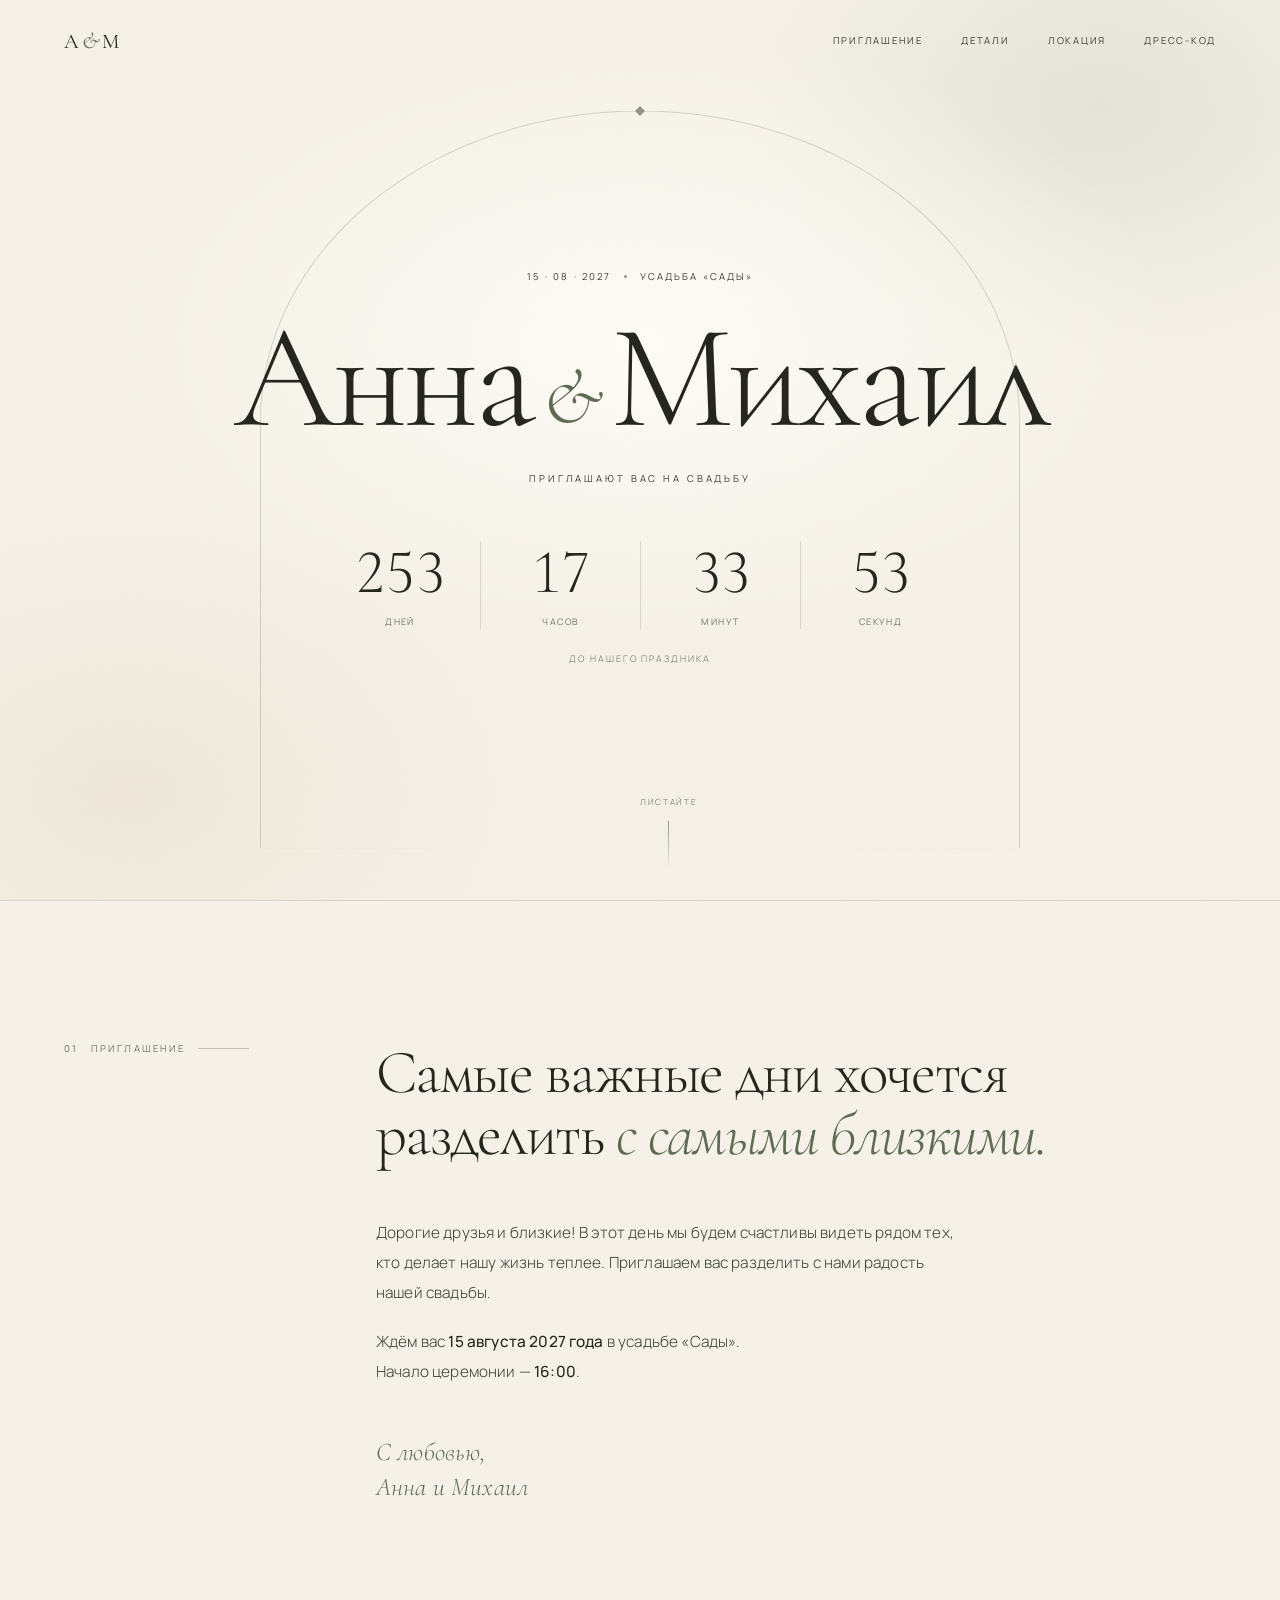
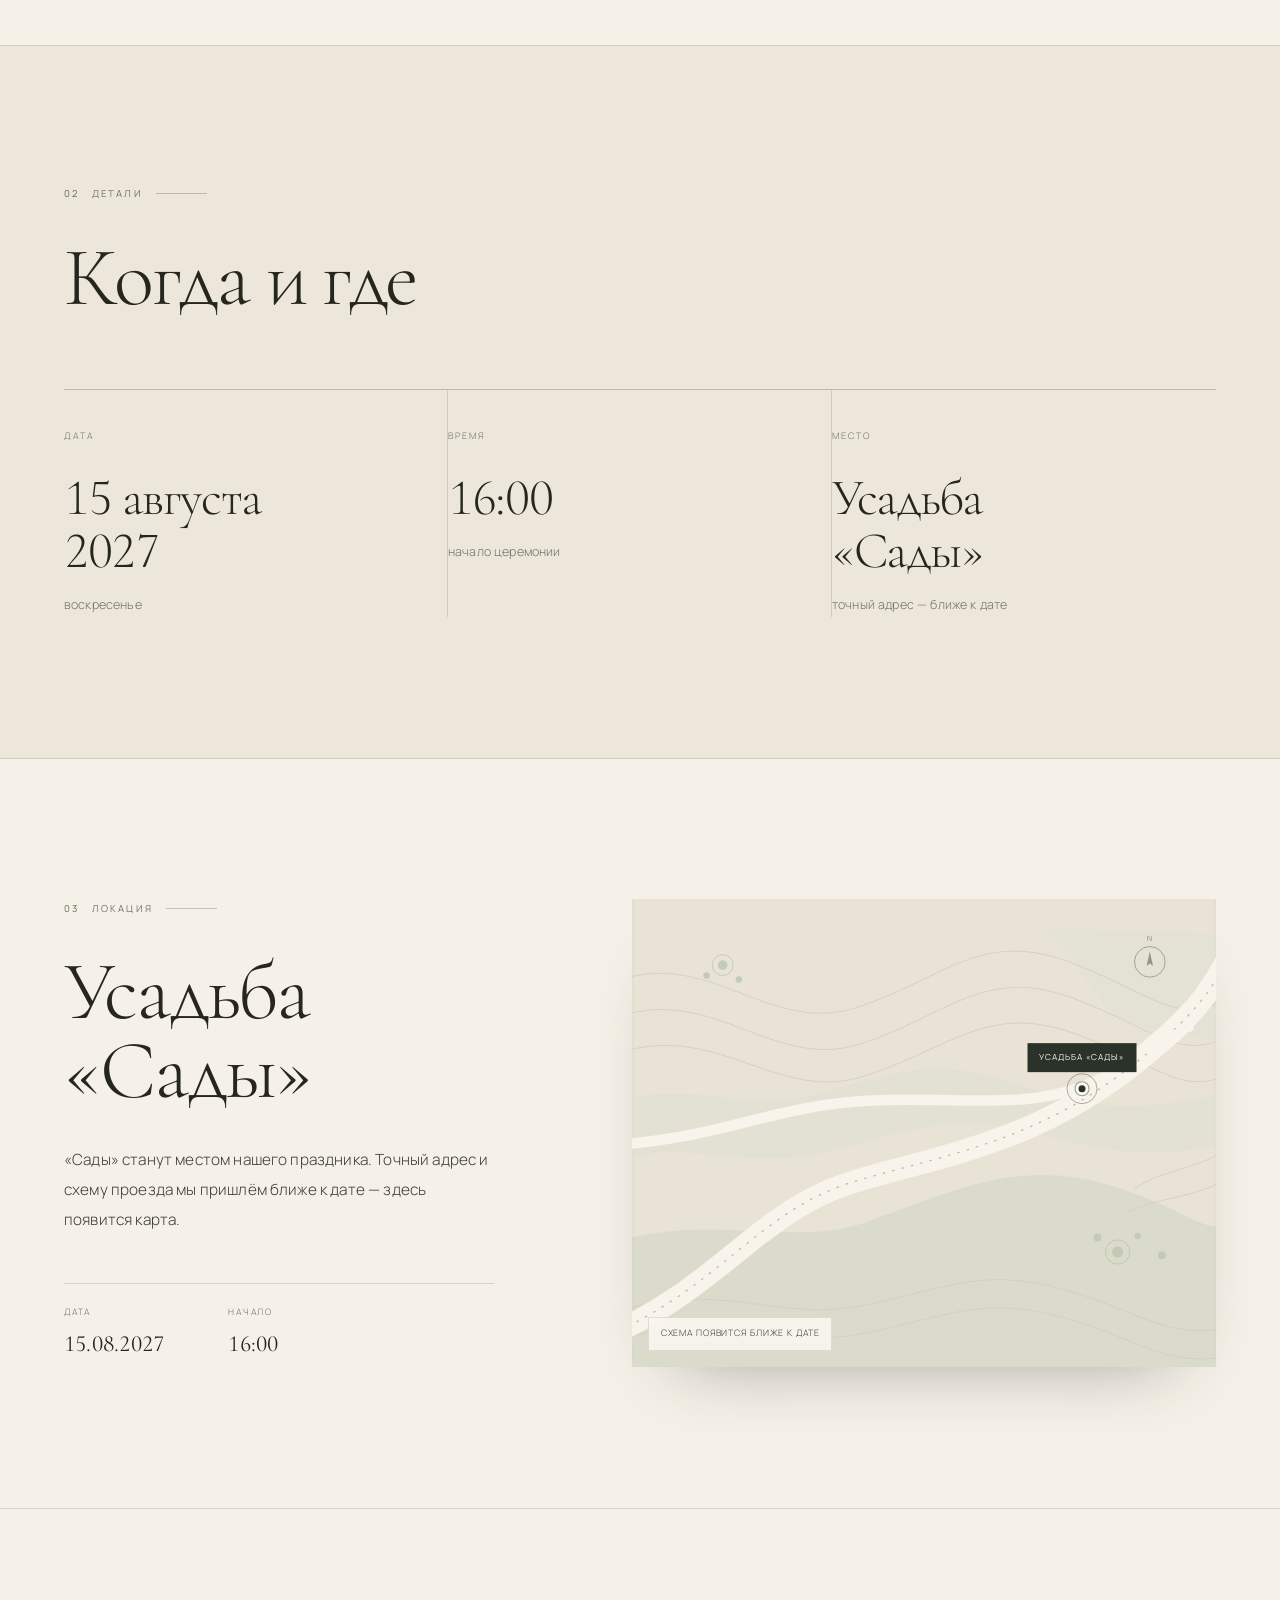
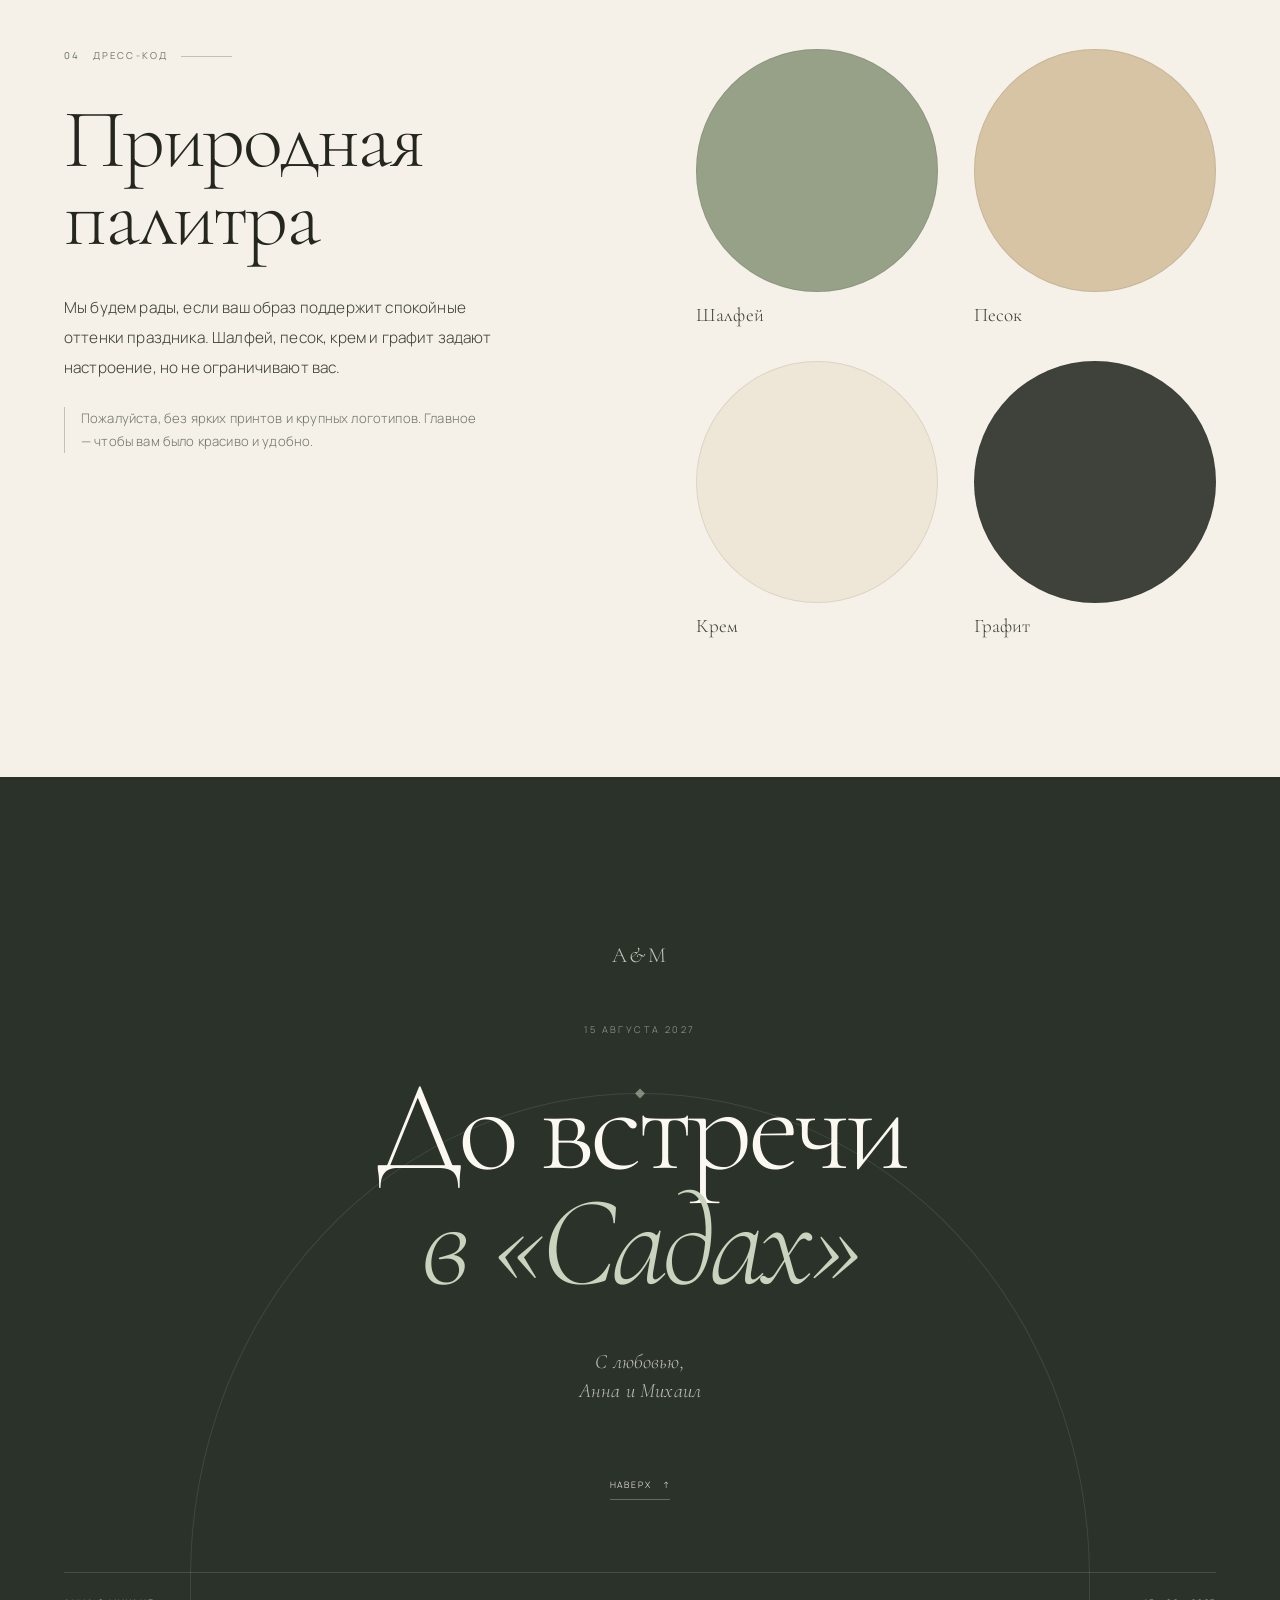
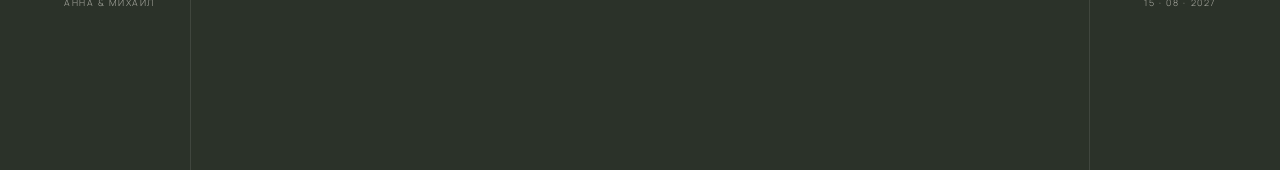
<file: index.html>
<!DOCTYPE html>
<html lang="ru">
<head>
  <meta charset="utf-8">
  <meta name="viewport" content="width=device-width, initial-scale=1, viewport-fit=cover">
  <title>Анна и Михаил — 15 августа 2027</title>
  <meta name="description" content="Приглашение на свадьбу Анны и Михаила. 15 августа 2027 года, усадьба «Сады». Начало церемонии в 16:00.">
  <meta name="theme-color" content="#f5f1e8">
  <meta name="color-scheme" content="light">

  <meta property="og:type" content="website">
  <meta property="og:locale" content="ru_RU">
  <meta property="og:site_name" content="Анна & Михаил">
  <meta property="og:title" content="Анна & Михаил — 15 августа 2027">
  <meta property="og:description" content="Приглашаем вас разделить с нами самый важный день. Усадьба «Сады», 16:00.">
  <meta property="og:url" content="https://ermolmail.github.io/">
  <meta property="og:image" content="https://ermolmail.github.io/og.png">
  <meta property="og:image:alt" content="Анна и Михаил — приглашение на свадьбу 15 августа 2027 года">
  <meta property="og:image:width" content="1200">
  <meta property="og:image:height" content="630">
  <meta name="twitter:card" content="summary_large_image">
  <meta name="twitter:title" content="Анна &amp; Михаил — 15 августа 2027">
  <meta name="twitter:description" content="Приглашаем вас разделить с нами самый важный день. Усадьба «Сады», 16:00.">
  <meta name="twitter:image" content="https://ermolmail.github.io/og.png">

  <link rel="icon" href="favicon.svg" type="image/svg+xml">
  <link rel="preload" href="assets/fonts/cormorant-garamond-normal-cyrillic.woff2" as="font" type="font/woff2" crossorigin>
  <link rel="preload" href="assets/fonts/manrope-normal-cyrillic.woff2" as="font" type="font/woff2" crossorigin>
  <link rel="stylesheet" href="styles.css">
  <script>document.documentElement.classList.add('js');</script>
  <script src="script.js" defer></script>
  <noscript>
    <style>.countdown, .countdown__caption { display: none; }</style>
  </noscript>
</head>
<body>
  <a class="skip-link" href="#main">К содержанию</a>

  <header class="site-header" id="header">
    <a class="monogram" href="#top" aria-label="А&amp;М — Анна и Михаил, в начало">
      А<span class="monogram__amp">&amp;</span>М
    </a>
    <nav class="nav" aria-label="Основная навигация">
      <a href="#invitation">Приглашение</a>
      <a href="#details">Детали</a>
      <a href="#location">Локация</a>
      <a href="#dresscode">Дресс-код</a>
    </nav>
    <span class="header__date" aria-hidden="true">15 · 08 · 2027</span>
  </header>

  <main id="main">
    <section class="hero" id="top" aria-labelledby="hero-title">
      <div class="hero__bg" aria-hidden="true">
        <div class="arch"></div>
      </div>

      <div class="hero__content">
        <p class="eyebrow hero__eyebrow">
          <time datetime="2027-08-15">15 · 08 · 2027</time>
          <span class="eyebrow__dot" aria-hidden="true"></span>
          <span>Усадьба «Сады»</span>
        </p>

        <h1 class="hero__title" id="hero-title">
          <span class="hero__name">Анна</span>
          <span class="hero__amp" aria-hidden="true">&amp;</span>
          <span class="sr-only">и</span>
          <span class="hero__name">Михаил</span>
        </h1>

        <p class="hero__lead">приглашают вас на свадьбу</p>

        <div class="countdown" role="timer" aria-label="Обратный отсчёт до свадьбы">
          <div class="countdown__item">
            <span class="countdown__value" data-countdown="days">—</span>
            <span class="countdown__label">дней</span>
          </div>
          <div class="countdown__item">
            <span class="countdown__value" data-countdown="hours">—</span>
            <span class="countdown__label">часов</span>
          </div>
          <div class="countdown__item">
            <span class="countdown__value" data-countdown="minutes">—</span>
            <span class="countdown__label">минут</span>
          </div>
          <div class="countdown__item">
            <span class="countdown__value" data-countdown="seconds">—</span>
            <span class="countdown__label">секунд</span>
          </div>
        </div>

        <p class="countdown__caption">до нашего праздника</p>
      </div>

      <a class="hero__scroll" href="#invitation" aria-label="Листайте — перейти к приглашению">
        <span>Листайте</span>
        <span class="hero__scroll-line" aria-hidden="true"></span>
      </a>
    </section>

    <section class="invitation section" id="invitation" aria-labelledby="invitation-title">
      <div class="container invitation__grid">
        <p class="section-label reveal">
          <span class="section-label__num">01</span>
          <span id="invitation-title">Приглашение</span>
        </p>

        <div class="invitation__body">
          <p class="invitation__statement reveal">
            Самые важные дни хочется разделить <em>с самыми близкими.</em>
          </p>

          <div class="invitation__copy">
            <p class="reveal">
              Дорогие друзья и близкие! В этот день мы будем счастливы видеть рядом тех,
              кто делает нашу жизнь теплее. Приглашаем вас разделить с нами радость
              нашей свадьбы.
            </p>
            <p class="reveal">
              Ждём вас <strong>15 августа 2027 года</strong> в усадьбе «Сады».<br>
              Начало церемонии — <strong>16:00</strong>.
            </p>
          </div>

          <p class="invitation__signature reveal">
            С любовью,<br>
            Анна и Михаил
          </p>
        </div>
      </div>
    </section>

    <section class="details section" id="details" aria-labelledby="details-title">
      <div class="container">
        <div class="details__head">
          <p class="section-label reveal">
            <span class="section-label__num">02</span>
            <span>Детали</span>
          </p>
          <h2 class="section-title reveal" id="details-title">Когда и где</h2>
        </div>

        <div class="details__grid">
          <div class="detail reveal">
            <span class="detail__label">Дата</span>
            <p class="detail__value"><span>15 августа</span> <span>2027</span></p>
            <span class="detail__note">воскресенье</span>
          </div>

          <div class="detail reveal">
            <span class="detail__label">Время</span>
            <p class="detail__value">16:00</p>
            <span class="detail__note">начало церемонии</span>
          </div>

          <div class="detail reveal">
            <span class="detail__label">Место</span>
            <p class="detail__value"><span>Усадьба</span> <span>«Сады»</span></p>
            <span class="detail__note">точный адрес — ближе к дате</span>
          </div>
        </div>
      </div>
    </section>

    <section class="location section" id="location" aria-labelledby="location-title">
      <div class="container location__grid">
        <div class="location__content">
          <p class="section-label reveal">
            <span class="section-label__num">03</span>
            <span>Локация</span>
          </p>
          <h2 class="section-title reveal" id="location-title">Усадьба<br>«Сады»</h2>
          <p class="location__text reveal">
            «Сады» станут местом нашего праздника. Точный адрес и схему проезда
            мы пришлём ближе к дате — здесь появится карта.
          </p>

          <div class="location__meta reveal">
            <div>
              <span>Дата</span>
              <strong>15.08.2027</strong>
            </div>
            <div>
              <span>Начало</span>
              <strong>16:00</strong>
            </div>
          </div>
        </div>

        <div class="location__map reveal" role="img" aria-label="Иллюстративная схема расположения усадьбы «Сады»">
          <svg class="map" viewBox="0 0 720 580" aria-hidden="true" focusable="false">
            <rect width="720" height="580" fill="#e9e3d6"/>

            <path d="M-40 430 C95 385 190 435 290 400 S475 320 590 355 S705 425 760 395 L760 620 L-40 620 Z" fill="#cfd6c5" opacity=".55"/>
            <path d="M-20 250 C80 225 140 265 215 245 S360 195 445 220 S590 280 750 235 L750 300 C600 340 520 285 430 280 S285 310 205 320 S55 300 -20 325 Z" fill="#dfe2d4" opacity=".6"/>
            <path d="M505 35 C555 65 560 125 610 150 S700 155 745 195 L745 45 Z" fill="#dfe2d4" opacity=".55"/>

            <g fill="none" stroke="#d4ccbb" stroke-width="1">
              <path d="M-30 105 C90 55 165 170 275 135 S430 35 545 80 S675 165 760 110"/>
              <path d="M-30 150 C95 100 170 215 280 180 S435 80 550 125 S680 210 765 155"/>
              <path d="M-30 195 C100 145 175 255 285 220 S440 125 555 170 S685 255 770 200"/>
              <path d="M-30 515 C105 470 175 525 280 505 S430 455 535 485 S665 555 770 525"/>
              <path d="M-30 550 C105 505 175 560 280 540 S430 490 535 520 S665 590 770 560"/>
              <path d="M620 360 C665 330 700 340 750 300"/>
              <path d="M610 390 C660 365 700 375 755 335"/>
            </g>

            <g fill="none" stroke-linecap="round">
              <path d="M-40 545 C105 485 155 385 275 350 S500 300 620 205 S715 90 770 30" stroke="#f8f4eb" stroke-width="28"/>
              <path class="map__route" d="M-40 545 C105 485 155 385 275 350 S500 300 620 205 S715 90 770 30" stroke="#b9b19e" stroke-width="1.4" stroke-dasharray="2 10"/>
              <path d="M-30 305 C100 300 175 255 295 250 S500 265 585 220" stroke="#f8f4eb" stroke-width="13"/>
              <path d="M585 220 C620 200 650 170 690 160" stroke="#f8f4eb" stroke-width="9"/>
            </g>

            <g fill="#c3cbb7">
              <circle cx="90" cy="95" r="4"/>
              <circle cx="110" cy="82" r="6"/>
              <circle cx="130" cy="100" r="4"/>
              <circle cx="575" cy="420" r="5"/>
              <circle cx="600" cy="438" r="7"/>
              <circle cx="625" cy="418" r="4"/>
              <circle cx="655" cy="442" r="5"/>
            </g>

            <g fill="none" stroke="#aeb8a2" stroke-width="1" opacity=".7">
              <circle cx="110" cy="82" r="13"/>
              <circle cx="600" cy="438" r="15"/>
            </g>

            <g transform="translate(640 78)" fill="none" stroke="#8d9a80" stroke-width="1">
              <circle r="19"/>
              <path d="M0 -13 L4 5 L0 2 L-4 5 Z" fill="#8d9a80" stroke="none"/>
              <text x="0" y="-26" text-anchor="middle" fill="#6c7761" stroke="none" font-family="Manrope, sans-serif" font-size="9" letter-spacing="2">N</text>
            </g>
          </svg>

          <div class="map__pin">
            <span class="map__pin-label">Усадьба «Сады»</span>
            <span class="map__pin-dot" aria-hidden="true"></span>
          </div>

          <span class="map__note">Схема появится ближе к дате</span>
        </div>
      </div>
    </section>

    <section class="dresscode section" id="dresscode" aria-labelledby="dresscode-title">
      <div class="container dresscode__grid">
        <div class="dresscode__content">
          <p class="section-label reveal">
            <span class="section-label__num">04</span>
            <span>Дресс-код</span>
          </p>
          <h2 class="section-title reveal" id="dresscode-title">Природная<br>палитра</h2>
          <p class="dresscode__text reveal">
            Мы будем рады, если ваш образ поддержит спокойные оттенки праздника.
            Шалфей, песок, крем и графит задают настроение, но не ограничивают вас.
          </p>
          <p class="dresscode__note reveal">
            Пожалуйста, без ярких принтов и крупных логотипов. Главное — чтобы вам
            было красиво и удобно.
          </p>
        </div>

        <div class="palette reveal" role="group" aria-label="Палитра дресс-кода">
          <div class="swatch">
            <span class="swatch__circle" style="--swatch: #96a188"></span>
            <span class="swatch__name">Шалфей</span>
          </div>
          <div class="swatch">
            <span class="swatch__circle" style="--swatch: #d6c4a4"></span>
            <span class="swatch__name">Песок</span>
          </div>
          <div class="swatch">
            <span class="swatch__circle" style="--swatch: #eee6d6"></span>
            <span class="swatch__name">Крем</span>
          </div>
          <div class="swatch">
            <span class="swatch__circle" style="--swatch: #3f423b"></span>
            <span class="swatch__name">Графит</span>
          </div>
        </div>
      </div>
    </section>
  </main>

  <footer class="closing" aria-labelledby="closing-title">
    <div class="closing__arch" aria-hidden="true"></div>
    <div class="closing__inner">
      <span class="closing__monogram">А<span>&amp;</span>М</span>
      <p class="closing__date">15 августа 2027</p>
      <h2 class="closing__title" id="closing-title">До встречи<br><em>в «Садах»</em></h2>
      <p class="closing__text">С любовью,<br>Анна и Михаил</p>

      <a class="closing__up" href="#top">
        Наверх <span aria-hidden="true">↑</span>
      </a>

      <div class="closing__footer">
        <span>Анна &amp; Михаил</span>
        <span>15 · 08 · 2027</span>
      </div>
    </div>
  </footer>
</body>
</html>
</file>
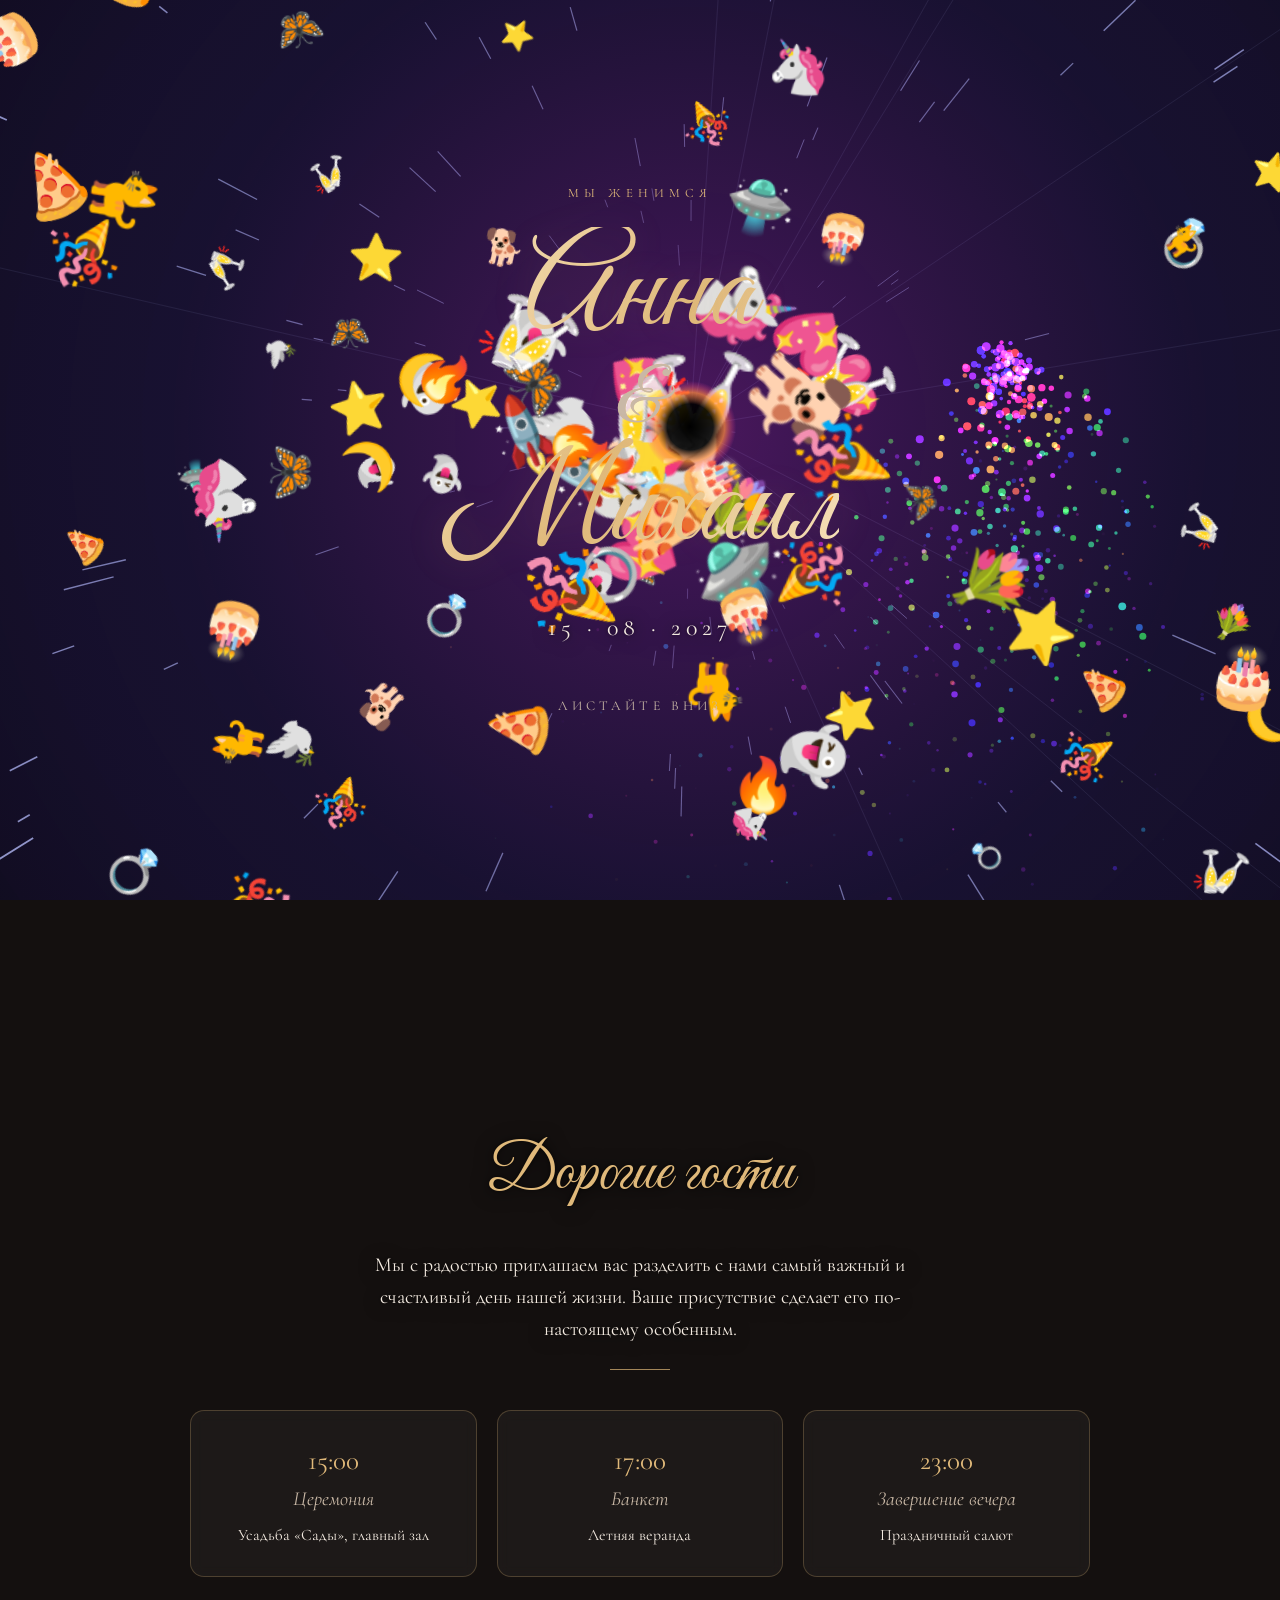
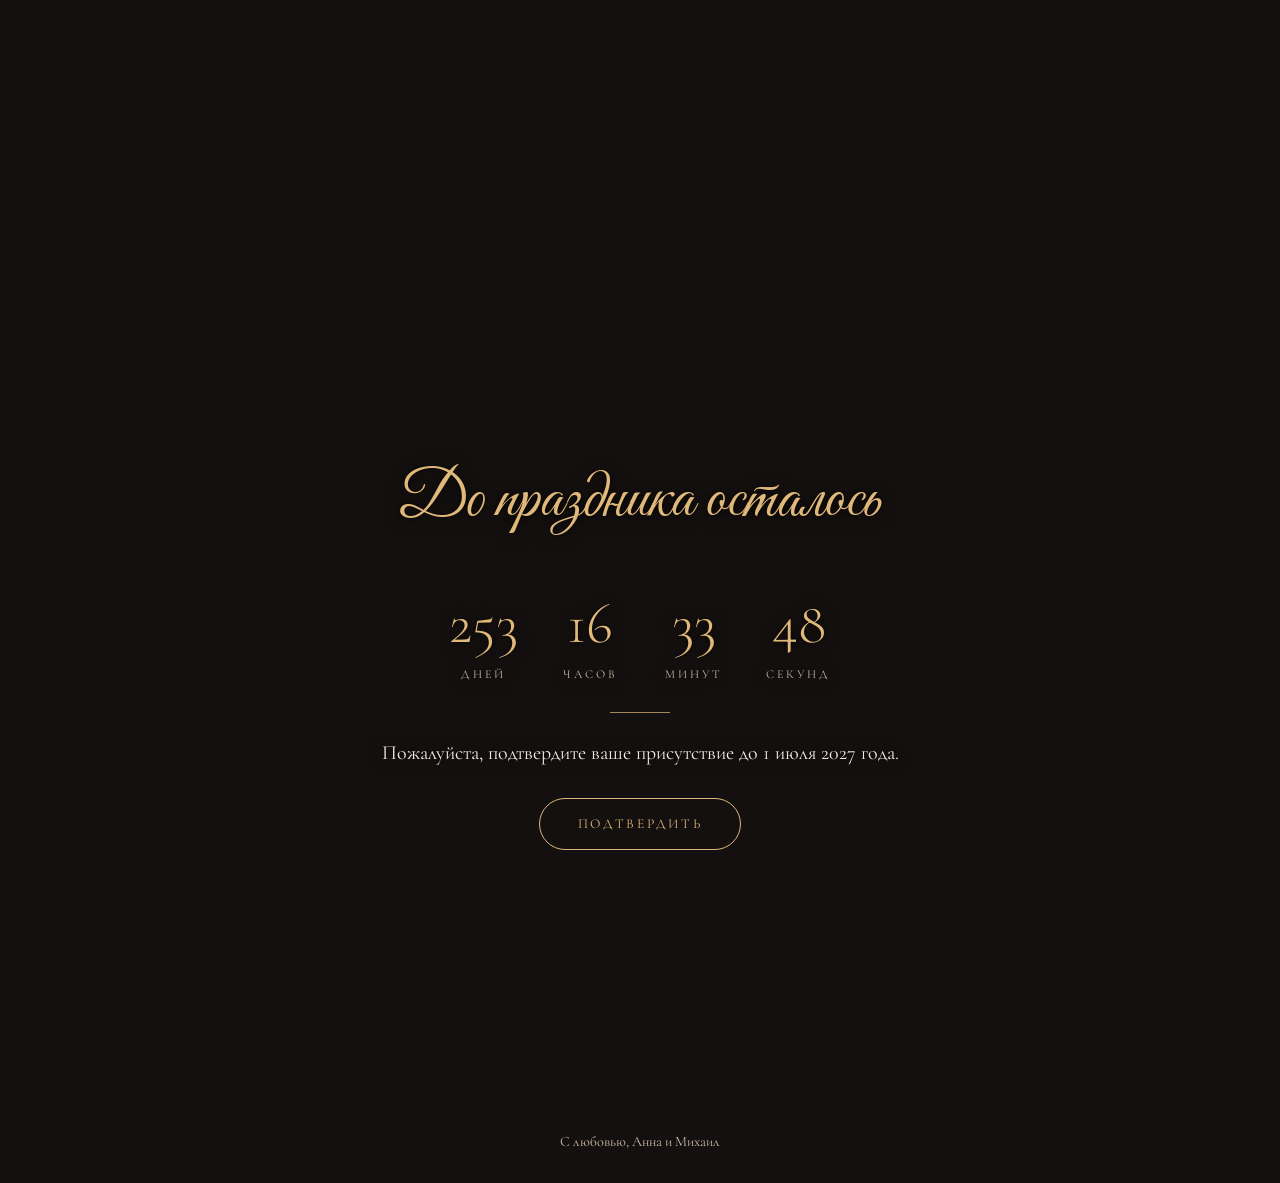
<file: variant2.html>
<!doctype html>
<html lang="ru">
<head>
<meta charset="utf-8">
<meta name="viewport" content="width=device-width, initial-scale=1">
<title>Анна & Михаил — приглашение на свадьбу</title>
<meta name="description" content="Приглашаем вас разделить с нами самый счастливый день">
<link rel="preconnect" href="https://fonts.googleapis.com">
<link rel="preconnect" href="https://fonts.gstatic.com" crossorigin>
<link href="https://fonts.googleapis.com/css2?family=Cormorant+Garamond:ital,wght@0,300;0,400;0,500;1,400&family=Great+Vibes&display=swap" rel="stylesheet">
<style>
  :root {
    --bg: #14100f;
    --text: #f4ebe1;
    --muted: #c9b8a6;
    --gold: #e0b97a;
  }
  * { box-sizing: border-box; margin: 0; padding: 0; }
  html { scroll-behavior: smooth; }
  body {
    background: var(--bg);
    color: var(--text);
    font-family: "Cormorant Garamond", Georgia, serif;
    font-size: 20px;
    line-height: 1.6;
    overflow-x: hidden;
  }
  #bg {
    position: fixed; inset: 0;
    width: 100%; height: 100%;
    z-index: 0;
  }
  main { position: relative; z-index: 1; pointer-events: none; }
  main a, main .card { pointer-events: auto; }
  .names, h2, p, .date, .count { text-shadow: 0 2px 18px rgba(0,0,0,.85), 0 0 4px rgba(0,0,0,.6); }
  section {
    min-height: 100vh;
    display: flex; flex-direction: column;
    align-items: center; justify-content: center;
    text-align: center;
    padding: 80px 24px;
  }
  .eyebrow {
    letter-spacing: .4em; text-transform: uppercase;
    font-size: .8rem; color: var(--gold);
    margin-bottom: 1.5rem;
  }
  .names {
    font-family: "Great Vibes", cursive;
    font-weight: 400;
    font-size: clamp(3.2rem, 11vw, 8rem);
    line-height: 1.05;
    background: linear-gradient(120deg, #f7e3bd, #e0b97a 50%, #f7e3bd);
    -webkit-background-clip: text; background-clip: text;
    color: transparent;
    text-shadow: 0 0 40px rgba(224,185,122,.15);
  }
  .names .amp { font-size: .6em; display: block; color: var(--muted); -webkit-text-fill-color: var(--muted); }
  .date { margin-top: 2rem; font-size: 1.5rem; letter-spacing: .2em; }
  .scroll {
    margin-top: 3rem; color: var(--muted); font-size: .85rem;
    letter-spacing: .3em; text-transform: uppercase; text-decoration: none;
    animation: float 2.4s ease-in-out infinite;
  }
  @keyframes float { 50% { transform: translateY(8px); } }

  h2 {
    font-family: "Great Vibes", cursive; font-weight: 400;
    font-size: clamp(2.4rem, 7vw, 4rem); color: var(--gold);
    margin-bottom: 1.5rem;
  }
  p { max-width: 34rem; color: var(--text); }
  .divider { width: 60px; height: 1px; background: var(--gold); margin: 1.5rem auto; opacity: .7; }

  .cards { display: grid; gap: 20px; grid-template-columns: repeat(auto-fit, minmax(220px, 1fr)); width: min(900px, 100%); margin-top: 1rem; }
  .card {
    padding: 28px 22px;
    border: 1px solid rgba(224,185,122,.25);
    border-radius: 14px;
    background: rgba(255,255,255,.04);
    backdrop-filter: blur(6px); -webkit-backdrop-filter: blur(6px);
  }
  .card .time { font-size: 1.7rem; color: var(--gold); }
  .card .what { font-style: italic; color: var(--muted); }
  .card .where { margin-top: .5rem; font-size: 1rem; }

  .count { display: flex; gap: clamp(14px, 4vw, 40px); margin-top: 1rem; }
  .count div { min-width: 64px; }
  .count b { display: block; font-weight: 300; font-size: clamp(2.2rem, 8vw, 3.6rem); color: var(--gold); line-height: 1.1; }
  .count span { font-size: .75rem; letter-spacing: .25em; text-transform: uppercase; color: var(--muted); }

  .btn {
    display: inline-block; margin-top: 1.8rem;
    padding: 14px 38px; border-radius: 999px;
    border: 1px solid var(--gold); color: var(--gold);
    text-decoration: none; letter-spacing: .2em; text-transform: uppercase; font-size: .85rem;
    transition: background .3s, color .3s, box-shadow .3s;
  }
  .btn:hover { background: var(--gold); color: #1a1412; box-shadow: 0 0 30px rgba(224,185,122,.4); }
  footer { padding: 30px; text-align: center; color: var(--muted); font-size: .9rem; position: relative; z-index: 1; }

  .reveal { opacity: 0; transform: translateY(30px); transition: opacity 1s ease, transform 1s ease; }
  .reveal.in { opacity: 1; transform: none; }
  @media (prefers-reduced-motion: reduce) {
    .reveal { opacity: 1; transform: none; transition: none; }
    .scroll { animation: none; }
  }
</style>
</head>
<body>
<canvas id="bg"></canvas>

<main>
  <section>
    <div class="eyebrow reveal">Мы женимся</div>
    <h1 class="names reveal">Анна <span class="amp">&</span> Михаил</h1>
    <div class="date reveal">15 · 08 · 2027</div>
    <a class="scroll" href="#details">Листайте вниз</a>
  </section>

  <section id="details">
    <h2 class="reveal">Дорогие гости</h2>
    <p class="reveal">Мы с радостью приглашаем вас разделить с нами самый важный и счастливый день нашей жизни. Ваше присутствие сделает его по-настоящему особенным.</p>
    <div class="divider"></div>
    <div class="cards">
      <div class="card reveal"><div class="time">15:00</div><div class="what">Церемония</div><div class="where">Усадьба «Сады», главный зал</div></div>
      <div class="card reveal"><div class="time">17:00</div><div class="what">Банкет</div><div class="where">Летняя веранда</div></div>
      <div class="card reveal"><div class="time">23:00</div><div class="what">Завершение вечера</div><div class="where">Праздничный салют</div></div>
    </div>
  </section>

  <section>
    <h2 class="reveal">До праздника осталось</h2>
    <div class="count reveal" id="count">
      <div><b id="d">0</b><span>дней</span></div>
      <div><b id="h">0</b><span>часов</span></div>
      <div><b id="m">0</b><span>минут</span></div>
      <div><b id="s">0</b><span>секунд</span></div>
    </div>
    <div class="divider"></div>
    <p class="reveal">Пожалуйста, подтвердите ваше присутствие до 1 июля 2027 года.</p>
    <a class="btn reveal" href="https://t.me/your_username">Подтвердить</a>
  </section>
</main>

<footer>С любовью, Анна и Михаил</footer>

<script>
// ===== Настройки: поменяйте дату свадьбы здесь =====
const WEDDING = new Date('2027-08-15T15:00:00');

// ===== ВАРИАНТ 2: космос-хаос. Курсор = чёрная дыра, клик = сверхновая =====
(() => {
  const cv = document.getElementById('bg');
  const ctx = cv.getContext('2d');
  let w, h, dpr;
  const mouse = { x: 0, y: 0, active: false, px: 0, py: 0 };
  const rand = (a, b) => a + Math.random() * (b - a);

  const cache = {};
  function sprite(emoji, size) {
    const k = emoji + size;
    if (cache[k]) return cache[k];
    const c = document.createElement('canvas');
    const s = Math.ceil(size * 1.5 * dpr);
    c.width = c.height = s;
    const x = c.getContext('2d');
    x.font = `${size * dpr}px serif`;
    x.textAlign = 'center'; x.textBaseline = 'middle';
    x.fillText(emoji, s / 2, s / 2);
    return (cache[k] = { c, s: s / dpr });
  }

  const EMOJI = ['🚀', '🛸', '🐈', '🦄', '👻', '🍕', '💍', '🥂', '🎂', '💐', '🕊️', '🐕', '⭐', '🌙', '💖', '🎉', '🦋', '🔥'];
  let things = [], stars = [], fw = [], rings = [], trail = [];

  function mk(first) {
    const a = rand(0, 6.283);
    const d = first ? rand(0, Math.max(w, h) * 0.6) : Math.max(w, h) * 0.7;
    return { x: w / 2 + Math.cos(a) * d, y: h / 2 + Math.sin(a) * d,
             vx: rand(-1.5, 1.5), vy: rand(-1.5, 1.5),
             e: EMOJI[Math.random() * EMOJI.length | 0],
             size: Math.round(rand(22, 58)), rot: rand(0, 6.28), spin: rand(-0.06, 0.06),
             m: rand(0.6, 1.4) };
  }

  function resize() {
    dpr = Math.min(devicePixelRatio || 1, 2);
    w = innerWidth; h = innerHeight;
    cv.width = w * dpr; cv.height = h * dpr;
    ctx.setTransform(dpr, 0, 0, dpr, 0, 0);
    for (const k in cache) delete cache[k];
    const n = Math.min(130, Math.round(40 + w * h / 1e5 * 6));
    things = Array.from({ length: n }, () => mk(true));
    stars = Array.from({ length: 260 }, () => ({ a: rand(0, 6.283), d: rand(0, 1), s: rand(0.002, 0.012) }));
    mouse.x = w / 2; mouse.y = h / 2; mouse.px = mouse.x; mouse.py = mouse.y;
  }
  addEventListener('resize', resize);
  resize();

  function firework(x, y, big) {
    const n = big ? 90 : 36, hue = rand(0, 360);
    for (let i = 0; i < n && fw.length < 900; i++) {
      const a = rand(0, 6.283), v = rand(1, big ? 13 : 7);
      fw.push({ x, y, vx: Math.cos(a) * v, vy: Math.sin(a) * v, life: 1,
                dec: rand(0.01, 0.025), hue: hue + rand(-30, 30), r: rand(1.2, 3.2) });
    }
  }
  function nova(x, y) {
    rings.push({ x, y, r: 0, life: 1 });
    firework(x, y, true); firework(x, y, true);
    for (const t of things) {
      const dx = t.x - x, dy = t.y - y, d = Math.hypot(dx, dy) || 1;
      const f = 38 / (1 + d / 120);
      t.vx += dx / d * f / t.m; t.vy += dy / d * f / t.m; t.spin += rand(-0.3, 0.3);
    }
  }
  addEventListener('pointerdown', e => nova(e.clientX, e.clientY));
  function pointer(x, y) { mouse.x = x; mouse.y = y; mouse.active = true; }
  addEventListener('mousemove', e => pointer(e.clientX, e.clientY));
  addEventListener('touchmove', e => pointer(e.touches[0].clientX, e.touches[0].clientY), { passive: true });
  addEventListener('mouseleave', () => { mouse.active = false; });

  let t = 0, last = performance.now(), idle = 0;
  function frame(now) {
    const dt = Math.min(2, (now - last) / 16.67); last = now;
    t += 0.02 * dt;

    // чёрная дыра: если курсора нет, летает сама по восьмёрке
    const tx = mouse.active ? mouse.x : w / 2 + Math.sin(t) * w * 0.3;
    const ty = mouse.active ? mouse.y : h / 2 + Math.sin(t * 2) * h * 0.2;
    mouse.px += (tx - mouse.px) * 0.15; mouse.py += (ty - mouse.py) * 0.15;
    const speed = Math.hypot(tx - mouse.px, ty - mouse.py);
    if (speed > 6 && Math.random() < 0.7) firework(mouse.px, mouse.py, false);
    if (!mouse.active && (idle -= dt) < 0) { nova(rand(0, w), rand(0, h)); idle = rand(120, 240); }

    ctx.globalCompositeOperation = 'source-over';
    ctx.clearRect(0, 0, w, h);
    const bg = ctx.createRadialGradient(mouse.px, mouse.py, 0, mouse.px, mouse.py, Math.max(w, h) * 0.8);
    bg.addColorStop(0, 'rgba(120,30,160,0.55)');
    bg.addColorStop(0.5, 'rgba(30,20,90,0.45)');
    bg.addColorStop(1, 'rgba(8,6,20,0.7)');
    ctx.fillStyle = bg; ctx.fillRect(0, 0, w, h);

    // звёзды летят к центру-курсору (эффект гиперпрыжка)
    ctx.globalCompositeOperation = 'lighter';
    const R = Math.max(w, h);
    for (const s of stars) {
      const d0 = s.d;
      s.d += s.s * (0.4 + s.d * 3) * dt;
      if (s.d > 1) { s.d = 0; s.a = rand(0, 6.283); }
      const x0 = mouse.px + Math.cos(s.a) * d0 * R, y0 = mouse.py + Math.sin(s.a) * d0 * R;
      const x1 = mouse.px + Math.cos(s.a) * s.d * R, y1 = mouse.py + Math.sin(s.a) * s.d * R;
      ctx.strokeStyle = `rgba(200,210,255,${0.15 + s.d * 0.8})`;
      ctx.lineWidth = 0.5 + s.d * 2;
      ctx.beginPath(); ctx.moveTo(x0, y0); ctx.lineTo(x1, y1); ctx.stroke();
    }

    // кольца сверхновых
    for (let i = rings.length - 1; i >= 0; i--) {
      const r = rings[i]; r.r += 16 * dt; r.life -= 0.02 * dt;
      if (r.life <= 0) { rings.splice(i, 1); continue; }
      ctx.strokeStyle = `rgba(255,${120 + r.life * 120 | 0},255,${r.life})`;
      ctx.lineWidth = 3 + r.life * 14;
      ctx.beginPath(); ctx.arc(r.x, r.y, r.r, 0, 6.283); ctx.stroke();
    }

    // салют
    for (let i = fw.length - 1; i >= 0; i--) {
      const p = fw[i];
      p.x += p.vx * dt; p.y += p.vy * dt; p.vy += 0.1 * dt; p.vx *= 0.98; p.vy *= 0.98;
      p.life -= p.dec * dt;
      if (p.life <= 0) { fw.splice(i, 1); continue; }
      ctx.fillStyle = `hsla(${p.hue},100%,60%,${p.life})`;
      ctx.beginPath(); ctx.arc(p.x, p.y, p.r * (0.5 + p.life), 0, 6.283); ctx.fill();
    }

    // объекты притягиваются к курсору и закручиваются вокруг
    ctx.globalCompositeOperation = 'source-over';
    for (const o of things) {
      const dx = mouse.px - o.x, dy = mouse.py - o.y;
      const d2 = dx * dx + dy * dy, d = Math.sqrt(d2) || 1;
      const g = Math.min(2.2, 9000 / (d2 + 2000)) * dt;
      o.vx += dx / d * g + (-dy / d) * g * 0.8;   // притяжение + завихрение
      o.vy += dy / d * g + (dx / d) * g * 0.8;
      o.vx *= 0.985; o.vy *= 0.985;
      o.x += o.vx * dt; o.y += o.vy * dt; o.rot += o.spin * dt; o.spin *= 0.995;
      if (d < 22) { firework(o.x, o.y, false); Object.assign(o, mk(false)); continue; } // засосало — бум
      if (Math.abs(o.x - w / 2) > w || Math.abs(o.y - h / 2) > h) { Object.assign(o, mk(false)); continue; }
      const sc = 1 + Math.min(0.7, 60 / d);
      const sp = sprite(o.e, o.size);
      ctx.save();
      ctx.translate(o.x, o.y); ctx.rotate(o.rot); ctx.scale(sc, sc);
      ctx.drawImage(sp.c, -sp.s / 2, -sp.s / 2, sp.s, sp.s);
      ctx.restore();
    }

    // сама чёрная дыра
    ctx.globalCompositeOperation = 'source-over';
    const hole = ctx.createRadialGradient(mouse.px, mouse.py, 0, mouse.px, mouse.py, 46);
    hole.addColorStop(0, 'rgba(0,0,0,1)');
    hole.addColorStop(0.5, 'rgba(0,0,0,0.9)');
    hole.addColorStop(0.75, 'rgba(255,140,60,0.7)');
    hole.addColorStop(1, 'rgba(255,60,160,0)');
    ctx.fillStyle = hole;
    ctx.beginPath(); ctx.arc(mouse.px, mouse.py, 46, 0, 6.283); ctx.fill();

    requestAnimationFrame(frame);
  }
  requestAnimationFrame(frame);
})();

// ===== Появление блоков при прокрутке =====
const io = new IntersectionObserver(es => es.forEach(e => {
  if (e.isIntersecting) { e.target.classList.add('in'); io.unobserve(e.target); }
}), { threshold: 0.15 });
document.querySelectorAll('.reveal').forEach((el, i) => {
  el.style.transitionDelay = (i % 3) * 0.12 + 's';
  io.observe(el);
});

// ===== Обратный отсчёт =====
(() => {
  const $ = id => document.getElementById(id);
  function tick() {
    let s = Math.max(0, Math.floor((WEDDING - new Date()) / 1000));
    $('d').textContent = Math.floor(s / 86400); s %= 86400;
    $('h').textContent = Math.floor(s / 3600); s %= 3600;
    $('m').textContent = Math.floor(s / 60);
    $('s').textContent = s % 60;
  }
  tick(); setInterval(tick, 1000);
})();
</script>
</body>
</html>
</file>
<file: styles.css>
/* ---------- Fonts ---------- */
@font-face {
  font-family: "Cormorant Garamond";
  font-style: normal;
  font-weight: 300 700;
  font-display: swap;
  src: url("assets/fonts/cormorant-garamond-normal-cyrillic.woff2") format("woff2");
  unicode-range: U+0301, U+0400-045F, U+0490-0491, U+04B0-04B1, U+2116;
}
@font-face {
  font-family: "Cormorant Garamond";
  font-style: normal;
  font-weight: 300 700;
  font-display: swap;
  src: url("assets/fonts/cormorant-garamond-normal-latin.woff2") format("woff2");
  unicode-range: U+0000-00FF, U+0131, U+0152-0153, U+02BB-02BC, U+02C6, U+02DA,
    U+02DC, U+0304, U+0308, U+0329, U+2000-206F, U+20AC, U+2122, U+2191, U+2193,
    U+2212, U+2215, U+FEFF, U+FFFD;
}
@font-face {
  font-family: "Cormorant Garamond";
  font-style: italic;
  font-weight: 300 700;
  font-display: swap;
  src: url("assets/fonts/cormorant-garamond-italic-cyrillic.woff2") format("woff2");
  unicode-range: U+0301, U+0400-045F, U+0490-0491, U+04B0-04B1, U+2116;
}
@font-face {
  font-family: "Cormorant Garamond";
  font-style: italic;
  font-weight: 300 700;
  font-display: swap;
  src: url("assets/fonts/cormorant-garamond-italic-latin.woff2") format("woff2");
  unicode-range: U+0000-00FF, U+0131, U+0152-0153, U+02BB-02BC, U+02C6, U+02DA,
    U+02DC, U+0304, U+0308, U+0329, U+2000-206F, U+20AC, U+2122, U+2191, U+2193,
    U+2212, U+2215, U+FEFF, U+FFFD;
}
@font-face {
  font-family: "Manrope";
  font-style: normal;
  font-weight: 200 800;
  font-display: swap;
  src: url("assets/fonts/manrope-normal-cyrillic.woff2") format("woff2");
  unicode-range: U+0301, U+0400-045F, U+0490-0491, U+04B0-04B1, U+2116;
}
@font-face {
  font-family: "Manrope";
  font-style: normal;
  font-weight: 200 800;
  font-display: swap;
  src: url("assets/fonts/manrope-normal-latin.woff2") format("woff2");
  unicode-range: U+0000-00FF, U+0131, U+0152-0153, U+02BB-02BC, U+02C6, U+02DA,
    U+02DC, U+0304, U+0308, U+0329, U+2000-206F, U+20AC, U+2122, U+2191, U+2193,
    U+2212, U+2215, U+FEFF, U+FFFD;
}

/* ---------- Tokens ---------- */
:root {
  --paper: #f5f1e8;
  --paper-2: #ede7db;
  --paper-3: #e5ded0;
  --cream: #fbf8f1;
  --ink: #25271f;
  --ink-soft: #3c3f35;
  --muted: #71746a;
  --sage: #8d9a80;
  --sage-deep: #5f6c55;
  --forest: #2b3229;
  --line: rgba(37, 39, 31, 0.14);
  --line-strong: rgba(37, 39, 31, 0.24);
  --serif: "Cormorant Garamond", Georgia, "Times New Roman", serif;
  --sans: "Manrope", system-ui, -apple-system, BlinkMacSystemFont, "Segoe UI", sans-serif;
  --ease: cubic-bezier(0.22, 1, 0.36, 1);
  --container: 1180px;
  --gutter: clamp(1.25rem, 5vw, 4.5rem);
}

/* ---------- Base ---------- */
*,
*::before,
*::after {
  box-sizing: border-box;
}

html {
  scroll-behavior: smooth;
  -webkit-text-size-adjust: 100%;
}

body {
  margin: 0;
  min-width: 320px;
  background: var(--paper);
  color: var(--ink);
  font-family: var(--sans);
  font-size: 16px;
  font-weight: 300;
  line-height: 1.7;
  letter-spacing: 0.01em;
  overflow-x: hidden;
  -webkit-font-smoothing: antialiased;
  -moz-osx-font-smoothing: grayscale;
}

body::after {
  content: "";
  position: fixed;
  inset: 0;
  z-index: 100;
  pointer-events: none;
  opacity: 0.032;
  background-image: url("data:image/svg+xml,%3Csvg xmlns='http://www.w3.org/2000/svg' width='180' height='180'%3E%3Cfilter id='n'%3E%3CfeTurbulence type='fractalNoise' baseFrequency='.82' numOctaves='3' stitchTiles='stitch'/%3E%3C/filter%3E%3Crect width='100%25' height='100%25' filter='url(%23n)'/%3E%3C/svg%3E");
  mix-blend-mode: multiply;
}

::selection {
  background: var(--sage);
  color: var(--cream);
}

img,
svg {
  display: block;
  max-width: 100%;
}

a {
  color: inherit;
}

p,
h1,
h2,
h3 {
  margin: 0;
}

button,
a {
  -webkit-tap-highlight-color: transparent;
}

:focus-visible {
  outline: 2px solid var(--sage-deep);
  outline-offset: 4px;
}

.skip-link {
  position: fixed;
  top: 0.75rem;
  left: 0.75rem;
  z-index: 200;
  padding: 0.65rem 1rem;
  background: var(--forest);
  color: var(--cream);
  font-size: 0.7rem;
  letter-spacing: 0.12em;
  text-transform: uppercase;
  text-decoration: none;
  transform: translateY(-150%);
  transition: transform 0.25s ease;
}

.skip-link:focus {
  transform: none;
}

.sr-only {
  position: absolute;
  width: 1px;
  height: 1px;
  padding: 0;
  margin: -1px;
  overflow: hidden;
  clip: rect(0, 0, 0, 0);
  white-space: nowrap;
  border: 0;
}

.container {
  width: 100%;
  max-width: calc(var(--container) + var(--gutter) * 2);
  margin-inline: auto;
  padding-inline: var(--gutter);
}

.section {
  padding-block: clamp(5rem, 11vw, 9rem);
}

/* ---------- Shared type ---------- */
.eyebrow,
.section-label {
  display: flex;
  align-items: center;
  gap: 0.8rem;
  font-size: 0.6rem;
  font-weight: 400;
  line-height: 1.4;
  letter-spacing: 0.22em;
  text-transform: uppercase;
  color: var(--muted);
}

.section-label__num {
  color: var(--sage-deep);
}

.section-label::after {
  content: "";
  width: clamp(2rem, 4vw, 4rem);
  height: 1px;
  background: var(--line-strong);
}

.section-title {
  font-family: var(--serif);
  font-size: clamp(2.8rem, 6.5vw, 5.2rem);
  font-weight: 300;
  line-height: 0.94;
  letter-spacing: -0.025em;
}

/* ---------- Reveal ---------- */
.js .reveal {
  opacity: 0;
  transform: translateY(24px);
  transition:
    opacity 0.95s var(--ease),
    transform 0.95s var(--ease);
  transition-delay: var(--reveal-delay, 0s);
}

.js .reveal.is-visible {
  opacity: 1;
  transform: none;
}

/* ---------- Header ---------- */
.site-header {
  position: fixed;
  inset: 0 0 auto;
  z-index: 60;
  display: flex;
  align-items: center;
  justify-content: space-between;
  gap: 2rem;
  padding: clamp(1.15rem, 2.4vw, 1.7rem) var(--gutter);
  transition:
    background-color 0.4s ease,
    backdrop-filter 0.4s ease,
    border-color 0.4s ease,
    padding 0.4s ease;
  border-bottom: 1px solid transparent;
}

.site-header.is-scrolled {
  padding-block: 0.9rem;
  background: rgba(245, 241, 232, 0.82);
  border-bottom-color: var(--line);
  -webkit-backdrop-filter: blur(16px);
  backdrop-filter: blur(16px);
}

.site-header.is-dark {
  background: rgba(43, 50, 41, 0.78);
  border-bottom-color: rgba(251, 248, 241, 0.14);
}

.site-header.is-dark .monogram {
  color: var(--cream);
}

.site-header.is-dark .monogram__amp {
  color: #c9d3be;
}

.site-header.is-dark .nav a {
  color: rgba(251, 248, 241, 0.82);
}

.site-header.is-dark .nav a::after {
  background: #c9d3be;
}

.site-header.is-dark .header__date {
  color: rgba(251, 248, 241, 0.75);
}

.monogram {
  display: inline-flex;
  align-items: baseline;
  gap: 0.04em;
  color: var(--ink);
  font-family: var(--serif);
  font-size: 1.3rem;
  font-weight: 400;
  line-height: 1;
  letter-spacing: 0.1em;
  text-decoration: none;
}

.monogram__amp {
  color: var(--sage-deep);
  font-style: italic;
  font-size: 1.12em;
}

.nav {
  display: flex;
  align-items: center;
  gap: clamp(1.2rem, 3vw, 2.8rem);
}

.nav a {
  position: relative;
  padding-block: 0.35rem;
  color: var(--ink-soft);
  font-size: 0.6rem;
  font-weight: 400;
  letter-spacing: 0.18em;
  text-decoration: none;
  text-transform: uppercase;
}

.nav a::after {
  content: "";
  position: absolute;
  inset: auto 0 0;
  height: 1px;
  background: var(--sage-deep);
  transform: scaleX(0);
  transform-origin: right;
  transition: transform 0.5s var(--ease);
}

.nav a:hover::after,
.nav a[aria-current]::after {
  transform: scaleX(1);
  transform-origin: left;
}

.header__date {
  display: none;
  color: var(--ink-soft);
  font-size: 0.62rem;
  letter-spacing: 0.16em;
}

/* ---------- Hero ---------- */
.hero {
  position: relative;
  display: flex;
  min-height: 100vh;
  min-height: 100svh;
  flex-direction: column;
  justify-content: center;
  overflow: hidden;
  isolation: isolate;
  padding: clamp(7rem, 14vh, 10rem) var(--gutter) clamp(5.5rem, 10vh, 7rem);
  text-align: center;
}

.hero::before {
  content: "";
  position: absolute;
  inset: 0;
  z-index: -2;
  background:
    radial-gradient(58% 48% at 50% 38%, rgba(255, 253, 247, 0.92) 0%, rgba(255, 253, 247, 0) 72%),
    radial-gradient(38% 38% at 86% 12%, rgba(141, 154, 128, 0.15), transparent 72%),
    radial-gradient(42% 42% at 10% 88%, rgba(214, 196, 164, 0.2), transparent 72%);
}

.hero__bg {
  position: absolute;
  inset: 0;
  z-index: -1;
  pointer-events: none;
  will-change: transform;
}

.arch {
  position: absolute;
  top: 50%;
  left: 50%;
  width: min(78vw, 760px);
  height: min(82vh, 840px);
  border: 1px solid rgba(95, 108, 85, 0.24);
  border-bottom: 0;
  border-radius: 50% 50% 0 0 / 42% 42% 0 0;
  transform: translate(-50%, -46%);
  animation: arch-float 16s ease-in-out infinite alternate;
}

.arch::before {
  content: "";
  position: absolute;
  top: -4px;
  left: 50%;
  width: 7px;
  height: 7px;
  background: var(--sage);
  transform: translateX(-50%) rotate(45deg);
}

.hero__content {
  width: min(100%, 1120px);
  margin-inline: auto;
}

.hero__eyebrow {
  justify-content: center;
  color: var(--ink-soft);
}

.hero__eyebrow .eyebrow__dot {
  width: 3px;
  height: 3px;
  border-radius: 50%;
  background: var(--sage);
}

.hero__title {
  display: flex;
  align-items: baseline;
  justify-content: center;
  gap: clamp(0.25rem, 1.2vw, 0.75rem);
  margin-top: clamp(1.25rem, 3vh, 2.2rem);
  font-family: var(--serif);
  font-size: clamp(3rem, 12.5vw, 9.25rem);
  font-weight: 300;
  line-height: 0.9;
  letter-spacing: -0.035em;
}

.hero__name {
  display: inline-block;
  white-space: nowrap;
}

.hero__amp {
  color: var(--sage-deep);
  font-size: 0.54em;
  font-style: italic;
  font-weight: 300;
  transform: translateY(-0.04em);
}

.hero__lead {
  margin-top: clamp(1.4rem, 3vh, 2rem);
  color: var(--ink-soft);
  font-size: clamp(0.58rem, 0.75vw, 0.68rem);
  font-weight: 400;
  letter-spacing: 0.3em;
  text-transform: uppercase;
}

.countdown {
  display: grid;
  grid-template-columns: repeat(4, minmax(0, 1fr));
  width: min(100%, 640px);
  margin: clamp(2.4rem, 6vh, 4rem) auto 0;
}

.countdown__item {
  padding-inline: clamp(0.45rem, 2.2vw, 1.75rem);
  border-left: 1px solid var(--line);
}

.countdown__item:first-child {
  border-left: 0;
}

.countdown__value {
  display: block;
  font-family: var(--serif);
  font-size: clamp(2rem, 5vw, 3.9rem);
  font-weight: 300;
  font-variant-numeric: lining-nums tabular-nums;
  font-feature-settings: "lnum" 1, "tnum" 1;
  line-height: 1;
  letter-spacing: -0.02em;
}

.countdown__label {
  display: block;
  margin-top: 0.65rem;
  color: var(--muted);
  font-size: clamp(0.52rem, 0.7vw, 0.6rem);
  font-weight: 400;
  letter-spacing: 0.16em;
  text-transform: uppercase;
}

.countdown__caption {
  margin-top: 1.35rem;
  color: var(--muted);
  font-size: 0.56rem;
  letter-spacing: 0.22em;
  text-transform: uppercase;
}

.hero__scroll {
  position: absolute;
  bottom: clamp(1.4rem, 3.5vh, 2.4rem);
  left: 50%;
  display: flex;
  flex-direction: column;
  align-items: center;
  gap: 0.7rem;
  color: var(--muted);
  font-size: 0.52rem;
  letter-spacing: 0.2em;
  text-decoration: none;
  text-transform: uppercase;
  transform: translateX(-50%);
}

.hero__scroll-line {
  width: 1px;
  height: 48px;
  background: linear-gradient(to bottom, var(--sage), transparent);
  transform-origin: top;
  animation: scroll-line 2.6s ease-in-out infinite;
}

/* ---------- Invitation ---------- */
.invitation {
  border-top: 1px solid var(--line);
}

.invitation__grid {
  display: grid;
  grid-template-columns: minmax(140px, 0.28fr) minmax(0, 1fr);
  gap: clamp(2.5rem, 6vw, 6rem);
  align-items: start;
}

.invitation__body {
  max-width: 780px;
}

.invitation__statement {
  font-family: var(--serif);
  font-size: clamp(2.15rem, 4.8vw, 4.1rem);
  font-weight: 300;
  line-height: 1.02;
  letter-spacing: -0.025em;
  text-wrap: balance;
}

.invitation__statement em {
  color: var(--sage-deep);
  font-style: italic;
}

.invitation__copy {
  display: grid;
  max-width: 590px;
  gap: 1.2rem;
  margin-top: clamp(2rem, 5vw, 3.2rem);
  color: var(--ink-soft);
  font-size: clamp(0.95rem, 1.2vw, 1.05rem);
  line-height: 1.95;
}

.invitation__copy strong {
  color: var(--ink);
  font-weight: 500;
}

.invitation__signature {
  margin-top: clamp(2rem, 4vw, 3rem);
  color: var(--sage-deep);
  font-family: var(--serif);
  font-size: clamp(1.3rem, 2vw, 1.6rem);
  font-style: italic;
  line-height: 1.35;
}

/* ---------- Details ---------- */
.details {
  background: var(--paper-2);
  border-block: 1px solid var(--line);
}

.details__head {
  display: flex;
  flex-direction: column;
  align-items: flex-start;
  gap: clamp(1.5rem, 3vw, 2.5rem);
  margin-bottom: clamp(2.5rem, 6vw, 4.5rem);
}

.details__grid {
  display: grid;
  grid-template-columns: repeat(3, minmax(0, 1fr));
  border-top: 1px solid var(--line-strong);
}

.detail {
  padding: clamp(1.5rem, 3vw, 2.6rem) clamp(1rem, 3vw, 2.5rem) 0 0;
  border-right: 1px solid var(--line);
}

.detail:last-child {
  border-right: 0;
}

.detail__label {
  display: block;
  color: var(--muted);
  font-size: 0.56rem;
  letter-spacing: 0.22em;
  text-transform: uppercase;
}

.detail__value {
  margin: clamp(1.1rem, 2.5vw, 1.8rem) 0 0.8rem;
  font-family: var(--serif);
  font-size: clamp(2rem, 4vw, 3.4rem);
  font-weight: 300;
  font-variant-numeric: lining-nums tabular-nums;
  font-feature-settings: "lnum" 1, "tnum" 1;
  line-height: 1.02;
  letter-spacing: -0.025em;
}

.detail__value span {
  display: block;
}

.detail__note {
  color: var(--muted);
  font-size: 0.78rem;
  line-height: 1.5;
}

/* ---------- Location ---------- */
.location__grid {
  display: grid;
  grid-template-columns: minmax(0, 0.9fr) minmax(0, 1.1fr);
  gap: clamp(2.5rem, 7vw, 7rem);
  align-items: center;
}

.location .section-title {
  margin-top: clamp(1.5rem, 3vw, 2.5rem);
}

.location__text {
  max-width: 430px;
  margin-top: clamp(1.5rem, 3vw, 2.2rem);
  color: var(--ink-soft);
  font-size: clamp(0.95rem, 1.2vw, 1.04rem);
  line-height: 1.95;
}

.location__meta {
  display: flex;
  max-width: 430px;
  gap: clamp(2rem, 5vw, 4rem);
  margin-top: clamp(2rem, 4vw, 3rem);
  padding-top: 1.3rem;
  border-top: 1px solid var(--line);
}

.location__meta span {
  display: block;
  margin-bottom: 0.35rem;
  color: var(--muted);
  font-size: 0.55rem;
  letter-spacing: 0.2em;
  text-transform: uppercase;
}

.location__meta strong {
  font-family: var(--serif);
  font-size: 1.45rem;
  font-weight: 400;
  font-variant-numeric: lining-nums tabular-nums;
  font-feature-settings: "lnum" 1, "tnum" 1;
  letter-spacing: 0.01em;
}

.location__map {
  position: relative;
  aspect-ratio: 5 / 4;
  overflow: hidden;
  background: var(--paper-3);
  box-shadow: 0 34px 70px -48px rgba(37, 39, 31, 0.5);
}

.map {
  width: 100%;
  height: 100%;
}

.map__route {
  animation: route-dash 22s linear infinite;
}

.map__pin {
  position: absolute;
  top: 42%;
  left: 77%;
  display: flex;
  flex-direction: column;
  align-items: center;
  gap: 0.65rem;
  transform: translate(-50%, -100%);
}

.map__pin-label {
  padding: 0.48rem 0.75rem;
  background: var(--forest);
  color: var(--cream);
  font-size: 0.52rem;
  font-weight: 400;
  letter-spacing: 0.12em;
  text-transform: uppercase;
  white-space: nowrap;
}

.map__pin-dot {
  position: relative;
  width: 13px;
  height: 13px;
  border: 3px solid var(--cream);
  border-radius: 50%;
  background: var(--forest);
  box-shadow: 0 0 0 1px rgba(43, 50, 41, 0.45);
}

.map__pin-dot::after {
  content: "";
  position: absolute;
  inset: -12px;
  border: 1px solid rgba(43, 50, 41, 0.38);
  border-radius: 50%;
  animation: pin-pulse 3.4s ease-out infinite;
}

.map__note {
  position: absolute;
  bottom: 1rem;
  left: 1rem;
  padding: 0.52rem 0.75rem;
  border: 1px solid rgba(37, 39, 31, 0.12);
  background: rgba(251, 248, 241, 0.84);
  color: var(--ink-soft);
  font-size: 0.55rem;
  letter-spacing: 0.1em;
  text-transform: uppercase;
  -webkit-backdrop-filter: blur(8px);
  backdrop-filter: blur(8px);
}

/* ---------- Dress code ---------- */
.dresscode {
  border-top: 1px solid var(--line);
}

.dresscode__grid {
  display: grid;
  grid-template-columns: minmax(0, 0.95fr) minmax(0, 1.05fr);
  gap: clamp(2.5rem, 7vw, 7rem);
  align-items: start;
}

.dresscode .section-title {
  margin-top: clamp(1.5rem, 3vw, 2.5rem);
}

.dresscode__text {
  max-width: 440px;
  margin-top: clamp(1.5rem, 3vw, 2.2rem);
  color: var(--ink-soft);
  font-size: clamp(0.95rem, 1.2vw, 1.04rem);
  line-height: 1.95;
}

.dresscode__note {
  max-width: 420px;
  margin-top: 1.5rem;
  padding-left: 1rem;
  border-left: 1px solid var(--line-strong);
  color: var(--muted);
  font-size: 0.82rem;
  line-height: 1.75;
}

.palette {
  display: grid;
  grid-template-columns: repeat(2, minmax(0, 1fr));
  gap: clamp(1.2rem, 3vw, 2.2rem);
  width: min(100%, 520px);
  margin-left: auto;
}

.swatch {
  display: flex;
  flex-direction: column;
  gap: 0.9rem;
}

.swatch__circle {
  display: block;
  width: 100%;
  aspect-ratio: 1;
  border-radius: 50%;
  background: var(--swatch);
  box-shadow: inset 0 0 0 1px rgba(37, 39, 31, 0.09);
  transition: transform 0.7s var(--ease);
}

.swatch:hover .swatch__circle {
  transform: scale(1.035);
}

.swatch__name {
  color: var(--ink-soft);
  font-family: var(--serif);
  font-size: clamp(1.05rem, 1.5vw, 1.3rem);
  line-height: 1;
}

/* ---------- Closing ---------- */
.closing {
  position: relative;
  overflow: hidden;
  padding-block: clamp(5.5rem, 13vw, 10rem);
  background: var(--forest);
  color: var(--cream);
  text-align: center;
}

.closing__arch {
  position: absolute;
  bottom: -48%;
  left: 50%;
  width: min(88vw, 900px);
  aspect-ratio: 0.78;
  border: 1px solid rgba(251, 248, 241, 0.1);
  border-bottom: 0;
  border-radius: 50% 50% 0 0 / 42% 42% 0 0;
  transform: translateX(-50%);
}

.closing__arch::before {
  content: "";
  position: absolute;
  top: -4px;
  left: 50%;
  width: 7px;
  height: 7px;
  background: rgba(201, 211, 190, 0.55);
  transform: translateX(-50%) rotate(45deg);
}

.closing__inner {
  position: relative;
  z-index: 1;
  width: 100%;
  max-width: calc(var(--container) + var(--gutter) * 2);
  margin-inline: auto;
  padding-inline: var(--gutter);
}

.closing__monogram {
  font-family: var(--serif);
  font-size: 1.35rem;
  letter-spacing: 0.12em;
  color: rgba(251, 248, 241, 0.72);
}

.closing__monogram span {
  color: #c9d3be;
  font-style: italic;
}

.closing__date {
  margin-top: clamp(2rem, 4vw, 3rem);
  color: rgba(251, 248, 241, 0.55);
  font-size: 0.58rem;
  letter-spacing: 0.26em;
  text-transform: uppercase;
}

.closing__title {
  margin: clamp(1.3rem, 3vw, 2rem) 0 clamp(2rem, 4vw, 3rem);
  font-family: var(--serif);
  font-size: clamp(3.2rem, 10vw, 8.2rem);
  font-weight: 300;
  line-height: 0.9;
  letter-spacing: -0.035em;
}

.closing__title em {
  color: #c9d3be;
  font-style: italic;
}

.closing__text {
  color: rgba(251, 248, 241, 0.72);
  font-family: var(--serif);
  font-size: clamp(1.1rem, 1.6vw, 1.35rem);
  font-style: italic;
  line-height: 1.4;
}

.closing__up {
  display: inline-flex;
  align-items: center;
  gap: 0.65rem;
  margin-top: clamp(3rem, 6vw, 4.5rem);
  padding-bottom: 0.4rem;
  border-bottom: 1px solid rgba(251, 248, 241, 0.28);
  color: var(--cream);
  font-size: 0.55rem;
  letter-spacing: 0.22em;
  text-decoration: none;
  text-transform: uppercase;
}

.closing__up span {
  transition: transform 0.4s var(--ease);
}

.closing__up:hover span {
  transform: translateY(-3px);
}

.closing__footer {
  display: flex;
  justify-content: space-between;
  gap: 1rem;
  margin-top: clamp(3rem, 6vw, 4.5rem);
  padding-top: 1.4rem;
  border-top: 1px solid rgba(251, 248, 241, 0.14);
  color: rgba(251, 248, 241, 0.62);
  font-size: 0.56rem;
  letter-spacing: 0.18em;
  text-transform: uppercase;
}

/* ---------- Animations ---------- */
@keyframes arch-float {
  from {
    transform: translate(-50%, -47%);
  }
  to {
    transform: translate(-50%, -45%);
  }
}

@keyframes scroll-line {
  0%,
  100% {
    transform: scaleY(0.35);
    opacity: 0.45;
  }
  50% {
    transform: scaleY(1);
    opacity: 1;
  }
}

@keyframes route-dash {
  to {
    stroke-dashoffset: -240;
  }
}

@keyframes pin-pulse {
  0% {
    transform: scale(0.45);
    opacity: 0;
  }
  35% {
    opacity: 0.8;
  }
  100% {
    transform: scale(1.35);
    opacity: 0;
  }
}

@keyframes rise {
  from {
    opacity: 0;
    transform: translateY(26px);
  }
  to {
    opacity: 1;
    transform: none;
  }
}

.js .hero__eyebrow {
  animation: rise 1s var(--ease) 0.12s both;
}

.js .hero__title {
  animation: rise 1.15s var(--ease) 0.24s both;
}

.js .hero__lead {
  animation: rise 1s var(--ease) 0.42s both;
}

.js .countdown {
  animation: rise 1s var(--ease) 0.54s both;
}

.js .countdown__caption {
  animation: rise 1s var(--ease) 0.64s both;
}

.js .hero__scroll {
  animation: rise 1s var(--ease) 0.9s both;
}

/* ---------- Responsive ---------- */
@media (max-width: 960px) {
  .location__grid,
  .dresscode__grid {
    grid-template-columns: 1fr;
  }

  .location__map {
    width: min(100%, 700px);
    margin-inline: auto;
  }

  .palette {
    margin-left: 0;
  }
}

@media (max-width: 860px) {
  .invitation__grid {
    grid-template-columns: 1fr;
    gap: 2.4rem;
  }

  .section-label::after {
    width: 2.6rem;
  }
}

@media (max-width: 780px) {
  .nav {
    display: none;
  }

  .header__date {
    display: block;
  }

  .details__grid {
    grid-template-columns: 1fr;
    border-top: 0;
  }

  .detail {
    display: grid;
    grid-template-columns: 5.5rem minmax(0, 1fr);
    column-gap: 1rem;
    align-items: baseline;
    padding: 1.4rem 0;
    border-top: 1px solid var(--line);
    border-right: 0;
  }

  .detail__label {
    grid-row: 1 / span 2;
    padding-top: 0.35rem;
  }

  .detail__value {
    grid-column: 2;
    margin: 0 0 0.4rem;
    font-size: clamp(2rem, 7vw, 2.7rem);
  }

  .detail__note {
    grid-column: 2;
  }
}

@media (max-width: 640px) {
  .hero {
    padding-top: 6.5rem;
    padding-bottom: 5.5rem;
  }

  .arch {
    width: 92vw;
    height: 70vh;
  }

  .hero__eyebrow {
    gap: 0.65rem;
    font-size: 0.53rem;
    letter-spacing: 0.18em;
  }

  .hero__title {
    gap: 0.2rem;
  }

  .countdown {
    margin-top: 2.6rem;
  }

  .countdown__item {
    padding-inline: 0.35rem;
  }

  .countdown__label {
    letter-spacing: 0.14em;
  }

  .hero__scroll {
    display: none;
  }

  .palette {
    gap: 1.1rem;
  }

  .location__map {
    aspect-ratio: 1 / 1;
  }

  .map__pin {
    left: 72%;
  }

  .closing__footer {
    flex-direction: column;
    align-items: center;
    gap: 0.55rem;
  }
}

@media (max-height: 700px) and (min-width: 641px) {
  .hero {
    padding-top: 6rem;
    padding-bottom: 4rem;
  }

  .hero__scroll {
    display: none;
  }
}

/* ---------- Motion preferences ---------- */
@media (prefers-reduced-motion: reduce) {
  html {
    scroll-behavior: auto;
  }

  *,
  *::before,
  *::after {
    animation-duration: 0.001ms !important;
    animation-iteration-count: 1 !important;
    transition-duration: 0.001ms !important;
  }

  .js .reveal {
    opacity: 1;
    transform: none;
  }

  .hero__bg {
    transform: none !important;
  }
}
</file>
